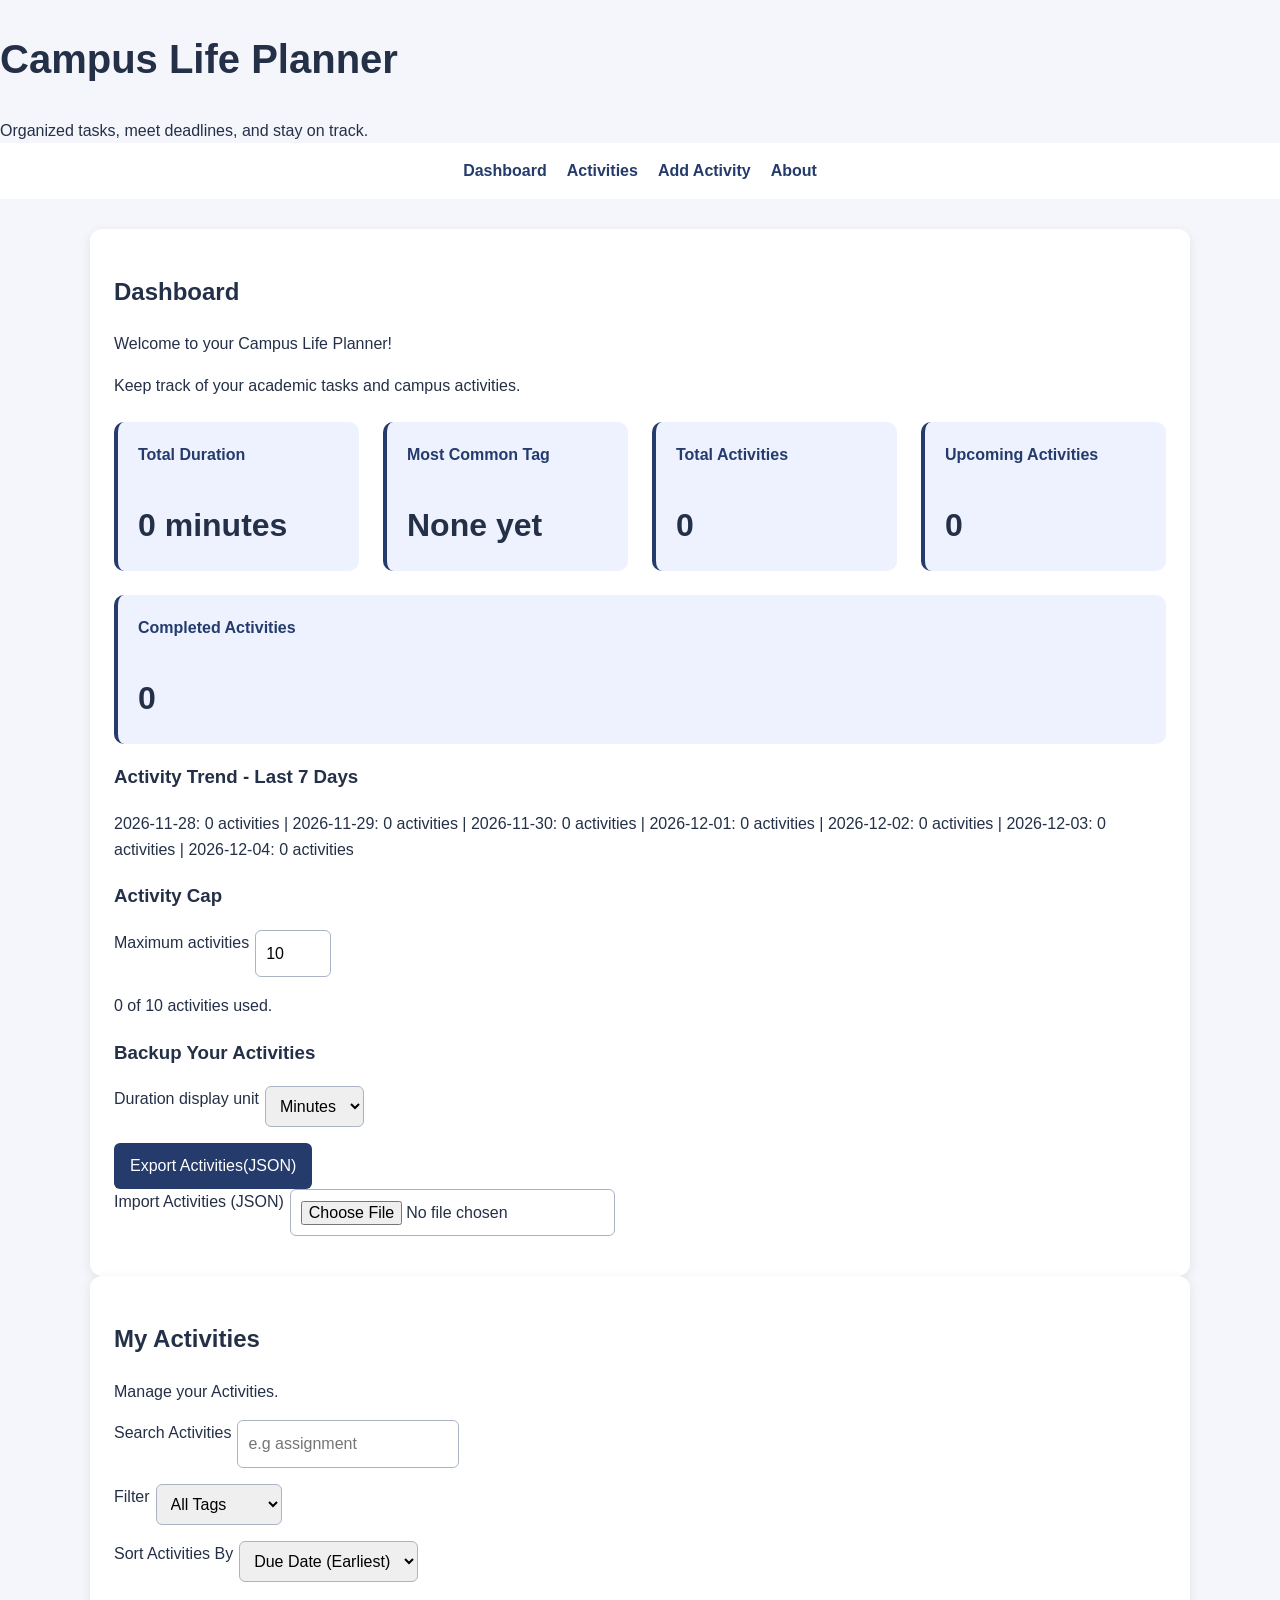
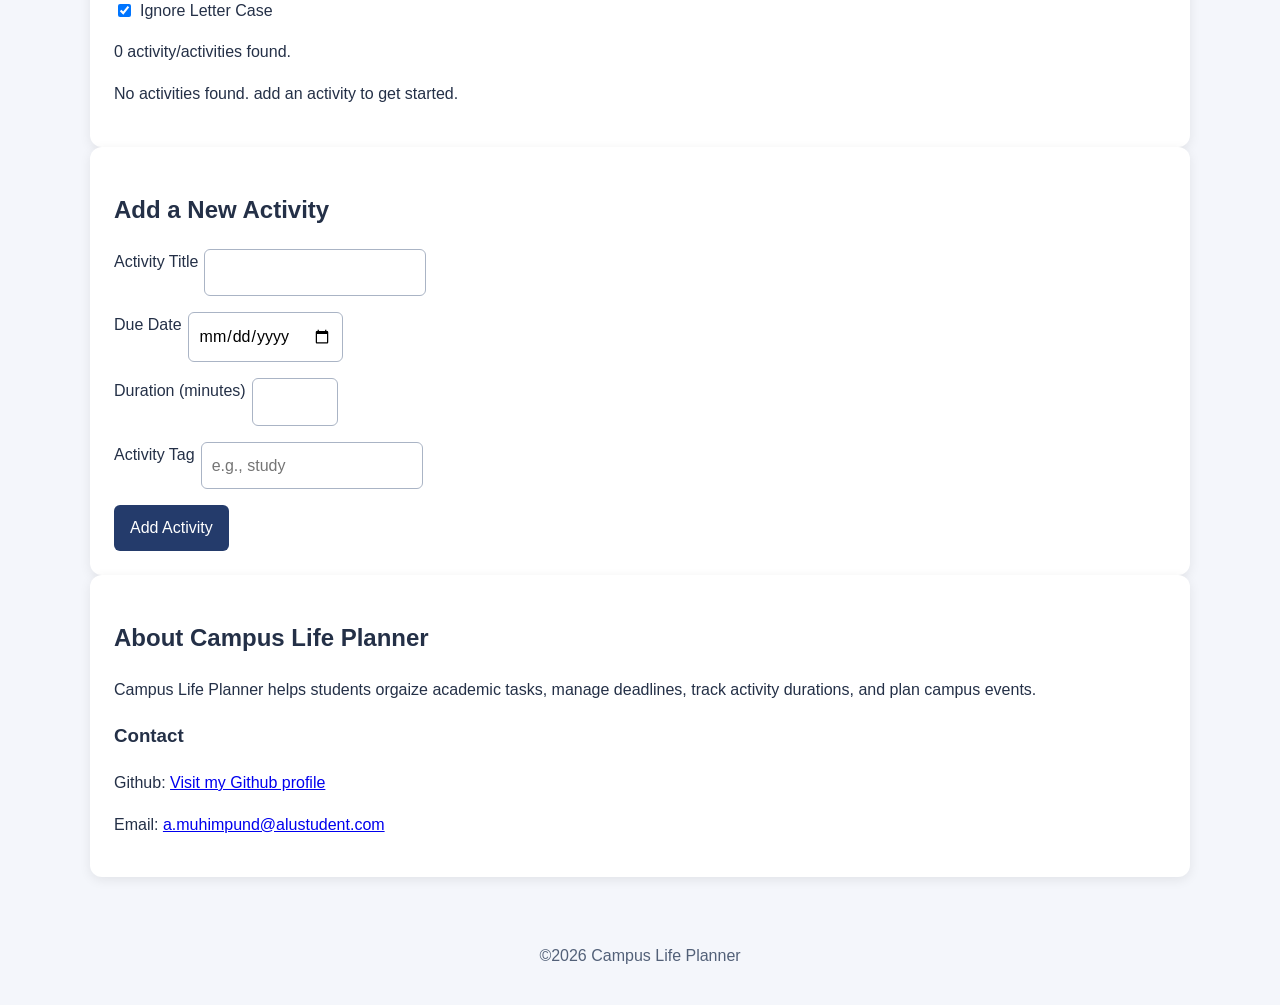
<file: index.html>
<!DOCTYPE html>
<html lang ="en">
<head>
    <meta charset="UTF-8">
    <meta name="viewport" content="width=device-width, initial-scale=1.0">
    <meta name="description" content="Campus Life Planner helps students organize tasks, deadlines, and campus events.">
    <title>Campus Life Planner</title>
      <link rel="stylesheet" href="styles/style.css">
</head>
<body>
    <a class="skip-link" href="#main-content">Skip to the main content</a>
    <header>
        <h1>Campus Life Planner</h1>
        <p>Organized tasks, meet deadlines, and stay on track.</p>
    </header>
    <nav aria-label="Main navigation">
        <a href="#dashboard">Dashboard</a>
        <a href="#activities">Activities</a>
        <a href="#add-activity">Add Activity</a>
        <a href="#about">About</a>
    </nav>
<main id="main-content">
    <section id="dashboard">
        <h2>Dashboard</h2>
        <p>Welcome to your Campus Life Planner!</p>
        <p>Keep track of your academic tasks and campus activities.</p>
   <div class="stats-container">
    <article class="stat-card">
        <h3>Total Duration</h3>
        <p id="total-duration">0 minutes</p>
    </article>
    <article class="stat-card">
        <h3>Most Common Tag</h3>
<p id="top-tag">None yet</p>
    </article>
  <article class="stat-card">
    <h3>Total Activities</h3>
    <p id="total-activities">0</p>
  </article>  
  <article class="stat-card">
    <h3>Upcoming Activities</h3>
    <p id="upcoming-activities">0</p>
  </article>
  <article class="stat-card">
    <h3>Completed Activities</h3>
    <p id="completed-activities">0</p>
  </article>
    </div>
    <div class="trend-card">
        <h3>Activity Trend - Last 7 Days</h3>
        <p id="weekly-trend">NO activity trend available yet.</p>
    </div>
    <div class="cap-card">
        <h3>Activity Cap</h3>
        <div class="form-group">
            <label for="activity-cap">Maximum activities</label>
            <input type="number"  id="activity-cap" min="1" max="100" step="1" value="10">
        </div>
        <p id="cap-status" role="status" aria-live="polite">Activity cap is 10</p>
        <p id="cap-alert" role="alert" aria-live="assertive" hidden></p>
    </div>
    <div class="data-controls">
        <h3>Backup Your Activities</h3>
        <div class="form-group">
            <label for="duration-unit">Duration display unit</label>
            <select id ="duration-unit">
                <option value="minutes">Minutes</option>
                <option value="hours">Hours</option>
            </select>
        </div>
    <button type="button" id="export-button">
        Export Activities(JSON)
    </button>
    <div class ="form-group">
        <label for ="import-file">Import Activities (JSON)</label>
        <input type ="file" id="import-file" accept=".json,application/json">

    </div>
    <p id="data-status" role="status" aria-live="polite"></p>
    </div>
    </section>
    <section id="activities">
        <h2>My Activities</h2>
        <p>Manage your Activities.</p>
        <div class="activity-controls">
            <div class="form-group">
                <label for ="search-input">Search Activities</label>
                <input type="search" id="search-input" placeholder="e.g assignment">
            </div>
            <div class="form-group">
                <label for="tag-filter">Filter</label>
                <select id="tag-filter">
                    <option value="">All Tags</option>
                    <option value="Study">Study</option>
                    <option value="Assignment">Assignment</option>
                    <option value="Event">Event</option>
                    <option value="Personal">Personal</option>
                </select>
            </div>
            <div class="form-group">
                <label for="sort-by">Sort Activities By</label>
                <select id="sort-by">
                    <option value="dueDate-asc">Due Date (Earliest)</option>
                    <option value="dueDate-desc">Due Date(Latest)</option>
                    <option value="title-asc">Title(A-Z)</option>
                    <option value="title-desc">Title(Z-A)</option>
                    <option value="duration-asc">Duration(Shortest)</option>
                    <option value="duration-desc">Duration(Longest)</option>
                </select>
            </div>
            <div class="form-group">
                <input type="checkbox" id="case-insensitive" checked>
            <label for="case-insensitive">Ignore Letter Case</label> 
           </div>
           <div id="search-status" role="status" aria-live="polite"></div>
        </div>
        <div class="activities-list" aria-label="Your activities">
            <p>Activities will appear here.</p>
        </div>
    </section>
       <section id="add-activity">
                <h2> Add a New Activity</h2>
<form id="activity-form" novalidate>
    <div class="form-group">
        <label for="title">Activity Title</label>
        <input type="text" id="title" name="title" minlength="3" maxlength="100" required>
        <p id="title-error" class="field-error"></p>
        </div>
        <div class="form-group">
            <label for="dueDate">Due Date</label>
            <input type="date" id="dueDate" name="dueDate" required aria-describedby="dueDate-error">
            <p id="duedate-error" class="field-error"></p>
            </div>
        <div class="form-group">
        <label for="duration">Duration (minutes)</label>
        <input type="number" id="duration" name="duration" min="1" max="1440" step="1" required aria-describedby="duration-error">
        <p id="duration-error" class ="field-error"></p>
    </div>
    <div class="form-group">
        <label for="tag">Activity Tag</label>
        <input type="text" id="tag" name="tag" placeholder="e.g., study" required aria-describedby="tag-error">
        <p id="tag-error" class ="field-error"></p>
    </div>
   <button type="submit">Add Activity</button>
   </form>
   </section>
   <section id="about">
    <h2>About Campus Life Planner</h2>
    <p>
        Campus Life Planner helps students orgaize academic tasks, manage deadlines, track activity durations, and plan campus events.</p>
        <h3>Contact</h3>
        <p>Github: <a href="https://github.com/Annualite1" target="_blank" rel="noopener noreferrer">Visit my Github profile</a></p>
        <p>Email: <a href="mailto:a.muhimpund@alustudent.com">a.muhimpund@alustudent.com</a></p>

   </section>
   </main>
   <footer>
    <p>&copy;2026 Campus Life Planner</p>

   </footer>
   <script type="module" src="scripts/main.js"></script>
   </body>
   </html>
</file>
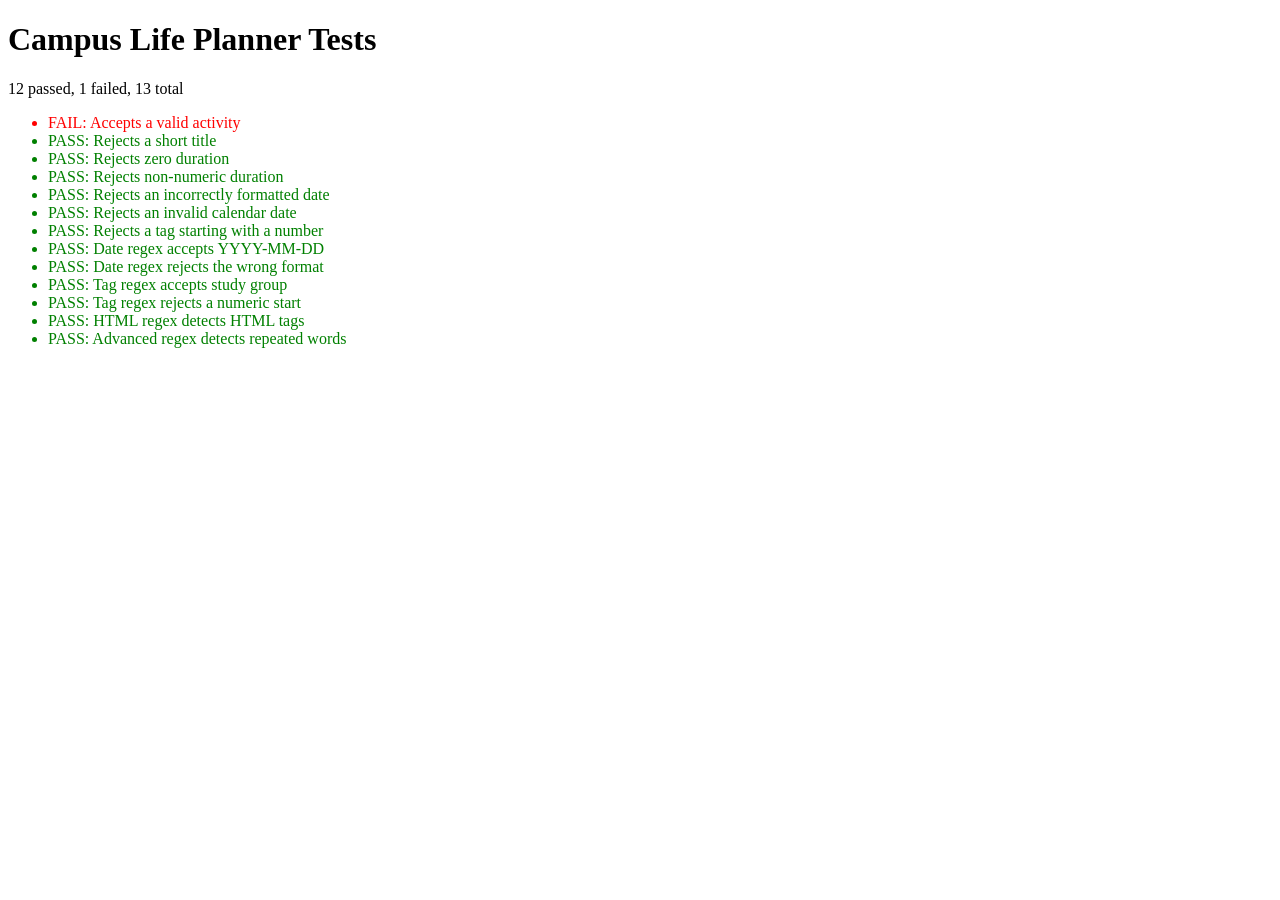
<file: tests.html>
<!DOCTYPE html>
<html lang="en">
    <head>
        <meta charset="UTF-8">
        <meta name="viewport" content="width=device-width, initial-scale=1.0">
        <title>Campus Life Planner Tests</title>
    </head>
    <body>
        <h1>Campus Life Planner Tests</h1>
        <p id="summary">Running tests...</p>
        <ul id="results"></ul>
        <script type="module">
            import {validateActivity } from "./scripts/validators.js";
            const results = document.querySelector("#results");
            const summary = document.querySelector("#summary");
            let passed = 0;
            let failed = 0;

             function test(description, assertion) {
                const item = document.createElement("li");
                try{
                    if(!assertion()) {
                        throw new Error("Test failed");
                    }
                    item.textContent = "PASS: " + description;
                    item.style.color = "green";
                    passed++;
                } catch (error) {
                    item.textContent = "FAIL: " + description;
                    item.style.color = "red";
                    failed++;
                    console.error(description, error);
                }
                results.appendChild(item);
                }
                const activity = {
                    title: "Frontend Web Development",
                    dueDate: "2026-10-16",
                    duration: 60,
                    tag: "study"
                };

            function isValid(changes = {}) {
                return validateActivity({
                    ...activity,
                    ...changes
                }).isValid;
            }

        test("Accepts a valid activity", () =>
        isValid());
        test("Rejects a short title", () =>
        !isValid({ title: "AB"}));
        test("Rejects zero duration", () =>
        !isValid({ duration: 0}));
        test("Rejects non-numeric duration", () =>
        !isValid({ duration: "abc"}));
        test("Rejects an incorrectly formatted date", () =>
        !isValid({ dueDate: "16-10-2026"}));
        test("Rejects an invalid calendar date", () =>
        !isValid({ dueDate:"2026-02-30" }));
        test("Rejects a tag starting with a number", () =>
        !isValid({ tag:"1study" }));
    const datePattern =/^\d{4}-\d{2}-\d{2}$/;
    const tagPattern = /^[A-Za-z][A-Za-z -]{1,29}$/;
    const htmlPattern = /<[^>]*>/;
    const repeatedWordPattern = /\b(\w+)\s+\1\b/i;

    test("Date regex accepts YYYY-MM-DD", () =>
datePattern.test("2026-10-16"));
   test("Date regex rejects the wrong format", () =>
!datePattern.test("16/10/2026"));
test("Tag regex accepts study group", () =>
tagPattern.test("study group"));
test("Tag regex rejects a numeric start", () =>
!tagPattern.test("2study"));
test("HTML regex detects HTML tags", () =>
htmlPattern.test("<script>"));
    test("Advanced regex detects repeated words", () =>
    repeatedWordPattern.test("study study"));
    summary.textContent =
    `${passed} passed, ${failed} failed, ${passed + failed} total`;
        
        </script>
    </body>
</html>
</file>
<file: styles/style.css>
*{
    box-sizing:border-box;
}
body{
    margin:0;
    font-family:Aria,sans-serif;
    background-color:#f4f6fb;
    color:#243047;
    line-height:1.6;
}
heaader h1{
    margin:0 0 10px;
    font-size:2rem;
}
header p{
    margin: 0;
}
main {
    width:90%;
    max-width:1100px;
    margin:30px auto;
}
#dashboard {
    background-color:white;
    padding:24px;
    border-radius:12px;
    box-shadow:0 3px 12px rgba(0,0,0,0.08);
}
footer{
    text-align:center;
    padding:20px;
    color:#526078;
}
.stats-container{
    display:flex;
    flex-wrap:wrap;
    gap:20px;
    margin-top:24px;
}
.stat-card{
    flex:1 1 200px;
    background-color:#eef2ff;
    padding:20px;
    border-radius:10px;
    border-left: 4px solid #243b6b;
    transition:transform 0.2s ease,box-shadow 0.2s ease;
}
.stat-card:hover {
    transform:translateY(-3px);
    box-shadow:0 5px 12px rgba(0,0,0,0,0.1);
}
.stat-card h3{
    margin-top:0;
    font-size:1rem;
    color:#243b6b;
}
.stat-card p{
    margin-bottom:0;
    font-size:2rem;
    font-weight:bold;
}
nav{
    display:flex;
    flex-wrap:wrap;
    justify-content:center;
    gap:20px;
    padding:15px;
    background-color:#ffffff;
}
nav a{
    color:#243b6b;
    text-decoration:none;
    font-weight:bold;
}
nav a:hover,
nav a:focus{
    text-decoration:underline;
}
.skip-link{
    position:absolute;
    top:-100px;
    left:10px;
    background-color:#243b6b;
    color:#ffffff;
    padding:10px 15px;
    z-index: 1000;
}
.skip-link:focus{
    top:10px;
}
@media (min-width: 768px) {
    main {
        width: 88%;
    }
    header h1 {
        font-size:2.5rem;
    }
    .stats-container {
        gap: 24px;
    }
}
@media (max-width: 480px) {
    main{
        width:94%;
        margin: 16px auto;
    }
    #dashboard {
        padding: 16px;
    }
    nav {
        gap:12px;
    }
    header h1 {
        font-size: 1.7rem;
    }
    .stat-card {
        flex-basis: 100%
    }
}
#activities,
#add-activity,
#about {
    background-color: #ffffff;
    padding: 24px;
    border-radius: 12px;
    box-shadow: 0 3px 12px rgba(0, 0, 0, 0.08);
}
.form-group {
    display: flex;
    flex-direction: columb;
    gap: 6px;
    margin-bottom: 16px;
}
input,
select,
button {
    font:inherit;
    max-width:100%;
}
input,
select {
    padding: 10px;
    border: 1px solid #aab4c5;
    border-radius:6px;
}
button {
    padding: 10px 16px;
    border: none;
    border-radius: 6px;
    background-color:#243b6b;
    color:#ffffff;
    cursor:pointer;
    transition:background-color 0.2s ease;
}
button:hover {
    background-color: #172849;
}
button:focus-visible,
a:focus-visible,
input:focus-visible,
select:focus-visible {
    outline: 3px solid #e09f3e;
    outline-offset:  3px;
}
.activity-card {
    margin-top: 16px;
    padding:16px;
    border:1px solid #d8deea;
    border-radius: 8px;
    background-color: #ffffff;
}
.activity-card button {
    margin:4px 8px 4px 0;
}
.activity-controls {
    display:flex;
    flex-direction: column;
}
</file>
